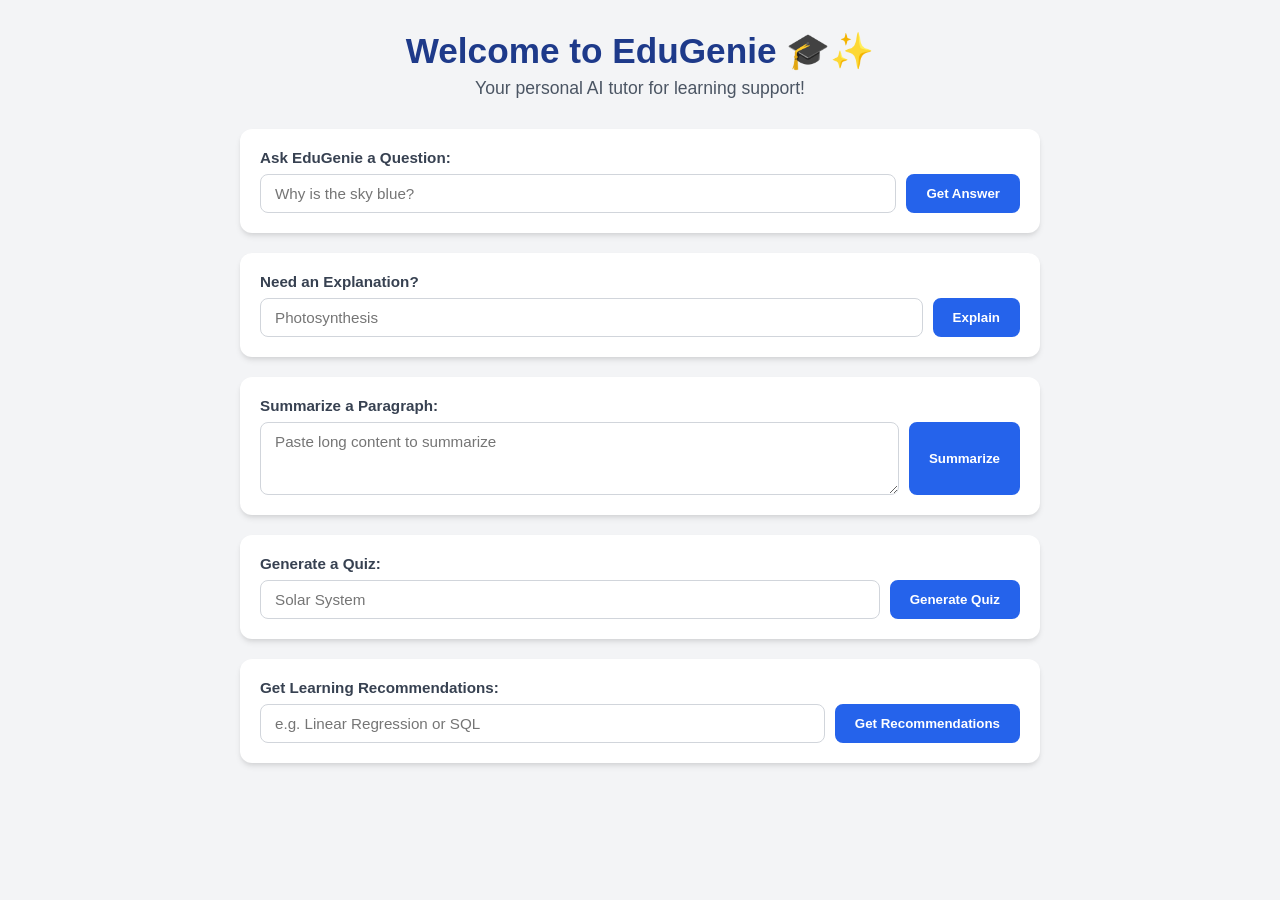
<file: templates/index.html>
<!DOCTYPE html>
<html lang="en">
<head>
  <meta charset="UTF-8">
  <meta name="viewport" content="width=device-width, initial-scale=1.0">
  <title>EduGenie - Your Personal AI Tutor</title>
  <link rel="stylesheet" href="/static/style.css">
</head>
<body>
  <div class="container">
    <h1>Welcome to EduGenie 🎓✨</h1>
    <p class="subtitle">Your personal AI tutor for learning support!</p>

    <!-- Q&A -->
    <div class="card">
      <form id="qaForm">
        <label><strong>Ask EduGenie a Question:</strong></label>
        <div class="input-group">
          <input type="text" id="question" placeholder="Why is the sky blue?" required>
          <button type="submit">Get Answer</button>
        </div>
      </form>
      <div id="qaResult" class="output"></div>
    </div>

    <!-- Explanation -->
    <div class="card">
      <form id="explainForm">
        <label><strong>Need an Explanation?</strong></label>
        <div class="input-group">
          <input type="text" id="topic" placeholder="Photosynthesis" required>
          <button type="submit">Explain</button>
        </div>
      </form>
      <div id="explanationResult" class="output"></div>
    </div>

    <!-- Summary -->
    <div class="card">
      <form id="summaryForm">
        <label><strong>Summarize a Paragraph:</strong></label>
        <div class="input-group">
          <textarea id="summaryText" rows="3" placeholder="Paste long content to summarize" required></textarea>
          <button type="submit">Summarize</button>
        </div>
      </form>
      <div id="summaryResult" class="output"></div>
    </div>

    <!-- Quiz -->
    <div class="card">
      <form id="quizForm">
        <label><strong>Generate a Quiz:</strong></label>
        <div class="input-group">
          <input type="text" id="quizText" placeholder="Solar System" required>
          <button type="submit">Generate Quiz</button>
        </div>
      </form>
      <div id="quizResult" class="output"></div>
    </div>

    <!-- Learning Recommendations -->
    <div class="card">
      <form id="recommendForm">
        <label><strong>Get Learning Recommendations:</strong></label>
        <div class="input-group">
          <input type="text" id="recommendTopic" placeholder="e.g. Linear Regression or SQL" required>
          <button type="submit">Get Recommendations</button>
        </div>
      </form>
      <div id="recommendResult" class="output"></div>
    </div>
  </div>

  <script>
    // Q&A
    document.getElementById("qaForm").addEventListener("submit", async (e) => {
      e.preventDefault();
      const q = document.getElementById("question").value;
      const resDiv = document.getElementById("qaResult");
      resDiv.innerHTML = "Thinking...";
      resDiv.style.display = "block";
      try {
        const res = await fetch(`/qa?question=${encodeURIComponent(q)}`);
        const data = await res.json();
        resDiv.innerHTML = `<strong>Answer:</strong><p>${data.answer || data.error}</p>`;
      } catch (err) {
        resDiv.innerHTML = "Error fetching answer: " + err;
      }
    });

    // Explain
    document.getElementById("explainForm").addEventListener("submit", async (e) => {
      e.preventDefault();
      const topic = document.getElementById("topic").value;
      const resDiv = document.getElementById("explanationResult");
      resDiv.innerHTML = "Explaining...";
      resDiv.style.display = "block";
      try {
        const res = await fetch("/explain", {
          method: "POST",
          headers: { "Content-Type": "application/json" },
          body: JSON.stringify({ topic }),
        });
        const data = await res.json();
        resDiv.innerHTML = `<strong>Explanation:</strong><p>${data.explanation || data.error}</p>`;
      } catch (err) {
        resDiv.innerHTML = "Error fetching explanation: " + err;
      }
    });

    // Summarize
    document.getElementById("summaryForm").addEventListener("submit", async (e) => {
      e.preventDefault();
      const text = document.getElementById("summaryText").value;
      const resDiv = document.getElementById("summaryResult");
      resDiv.innerHTML = "Summarizing...";
      resDiv.style.display = "block";
      try {
        const res = await fetch("/summarize", {
          method: "POST",
          headers: { "Content-Type": "application/json" },
          body: JSON.stringify({ text }),
        });
        const data = await res.json();
        resDiv.innerHTML = `<strong>Summary:</strong><p>${data.summary || data.error}</p>`;
      } catch (err) {
        resDiv.innerHTML = "Error fetching summary: " + err;
      }
    });

    // Quiz
    document.getElementById("quizForm").addEventListener("submit", async (e) => {
      e.preventDefault();
      const text = document.getElementById("quizText").value;
      const resDiv = document.getElementById("quizResult");
      resDiv.innerHTML = "Generating 3 MCQs...";
      resDiv.style.display = "block";
      try {
        const res = await fetch("/quiz", {
          method: "POST",
          headers: { "Content-Type": "application/json" },
          body: JSON.stringify({ text }),
        });
        const data = await res.json();
        const quiz = data.quiz || [];
        if (!quiz.length) {
          resDiv.innerHTML = "No quiz generated.";
          return;
        }
        let html = "<strong>Quiz:</strong><br>";
        quiz.forEach((q, idx) => {
          html += `<div class="quiz-item" style="margin-top:14px; padding:10px; border-left:3px solid #3b82f6;">`;
          html += `<p><strong>Q${idx + 1}: ${q.question}</strong></p>`;
          q.options.forEach((opt) => {
            html += `<label style="display:block; margin:4px 0;"><input type="radio" name="q_${idx}" value="${opt.replace(/"/g, '&quot;')}"> ${opt}</label>`;
          });
          html += `<button type="button" class="btn-check" onclick="checkAnswer(${idx}, '${encodeURIComponent(q.answer)}')">Check Answer</button>`;
          html += `<div id="feedback_${idx}" style="margin-top:6px; font-weight:bold;"></div>`;
          html += `</div>`;
        });
        resDiv.innerHTML = html;
      } catch (err) {
        resDiv.innerHTML = "Error generating quiz: " + err;
      }
    });

    function checkAnswer(qIdx, encodedCorrect) {
      const correct = decodeURIComponent(encodedCorrect);
      const selected = document.querySelector(`input[name="q_${qIdx}"]:checked`);
      const fb = document.getElementById(`feedback_${qIdx}`);
      if (!selected) {
        fb.innerHTML = "<span style='color:#eab308;'>⚠️ Please select an option first.</span>";
        return;
      }
      if (selected.value.trim().toLowerCase() === correct.trim().toLowerCase()) {
        fb.innerHTML = "<span style='color:#16a34a;'>✅ Correct!</span>";
      } else {
        fb.innerHTML = `<span style='color:#dc2626;'>❌ Incorrect. Correct answer: ${correct}</span>`;
      }
    }

    // Recommend
    document.getElementById("recommendForm").addEventListener("submit", async (e) => {
      e.preventDefault();
      const topic = document.getElementById("recommendTopic").value;
      const resDiv = document.getElementById("recommendResult");
      resDiv.innerHTML = "Formulating personalized learning path...";
      resDiv.style.display = "block";
      try {
        const res = await fetch(`/learn/recommendations?topic=${encodeURIComponent(topic)}`);
        const data = await res.json();
        resDiv.innerHTML = `<strong>Learning Recommendations for "${data.topic || topic}":</strong><pre style="white-space:pre-wrap; font-family:inherit; margin-top:8px;">${data.recommendation || data.error}</pre>`;
      } catch (err) {
        resDiv.innerHTML = "Error fetching recommendations: " + err;
      }
    });
  </script>
</body>
</html>
</file>
<file: static/style.css>
* {
  box-sizing: border-box;
  margin: 0;
  padding: 0;
  font-family: -apple-system, BlinkMacSystemFont, 'Segoe UI', Roboto, Helvetica, Arial, sans-serif;
}

body {
  background-color: #f3f4f6;
  color: #1f2937;
  padding: 30px 15px;
}

.container {
  max-width: 800px;
  margin: 0 auto;
}

h1 {
  text-align: center;
  font-size: 2.2rem;
  color: #1e3a8a;
  margin-bottom: 6px;
}

.subtitle {
  text-align: center;
  color: #4b5563;
  margin-bottom: 30px;
  font-size: 1.1rem;
}

.card {
  background: #ffffff;
  border-radius: 12px;
  padding: 20px;
  margin-bottom: 20px;
  box-shadow: 0 4px 6px -1px rgba(0, 0, 0, 0.1), 0 2px 4px -1px rgba(0, 0, 0, 0.06);
}

label {
  display: block;
  margin-bottom: 8px;
  font-size: 0.95rem;
  color: #374151;
}

.input-group {
  display: flex;
  gap: 10px;
  margin-top: 6px;
}

input[type="text"], textarea {
  flex: 1;
  padding: 10px 14px;
  border: 1px solid #d1d5db;
  border-radius: 8px;
  font-size: 0.95rem;
  outline: none;
  transition: border-color 0.2s;
}

input[type="text"]:focus, textarea:focus {
  border-color: #3b82f6;
  box-shadow: 0 0 0 3px rgba(59, 130, 246, 0.15);
}

button {
  background-color: #2563eb;
  color: white;
  border: none;
  padding: 10px 20px;
  border-radius: 8px;
  font-weight: 600;
  cursor: pointer;
  transition: background-color 0.2s;
  white-space: nowrap;
}

button:hover {
  background-color: #1d4ed8;
}

.btn-check {
  background-color: #3b82f6;
  font-size: 0.85rem;
  padding: 6px 14px;
  margin-top: 8px;
}

.btn-check:hover {
  background-color: #2563eb;
}

.output {
  display: none;
  margin-top: 14px;
  padding: 14px;
  background-color: #f8fafc;
  border-radius: 8px;
  border: 1px solid #e2e8f0;
  line-height: 1.6;
}
</file>
